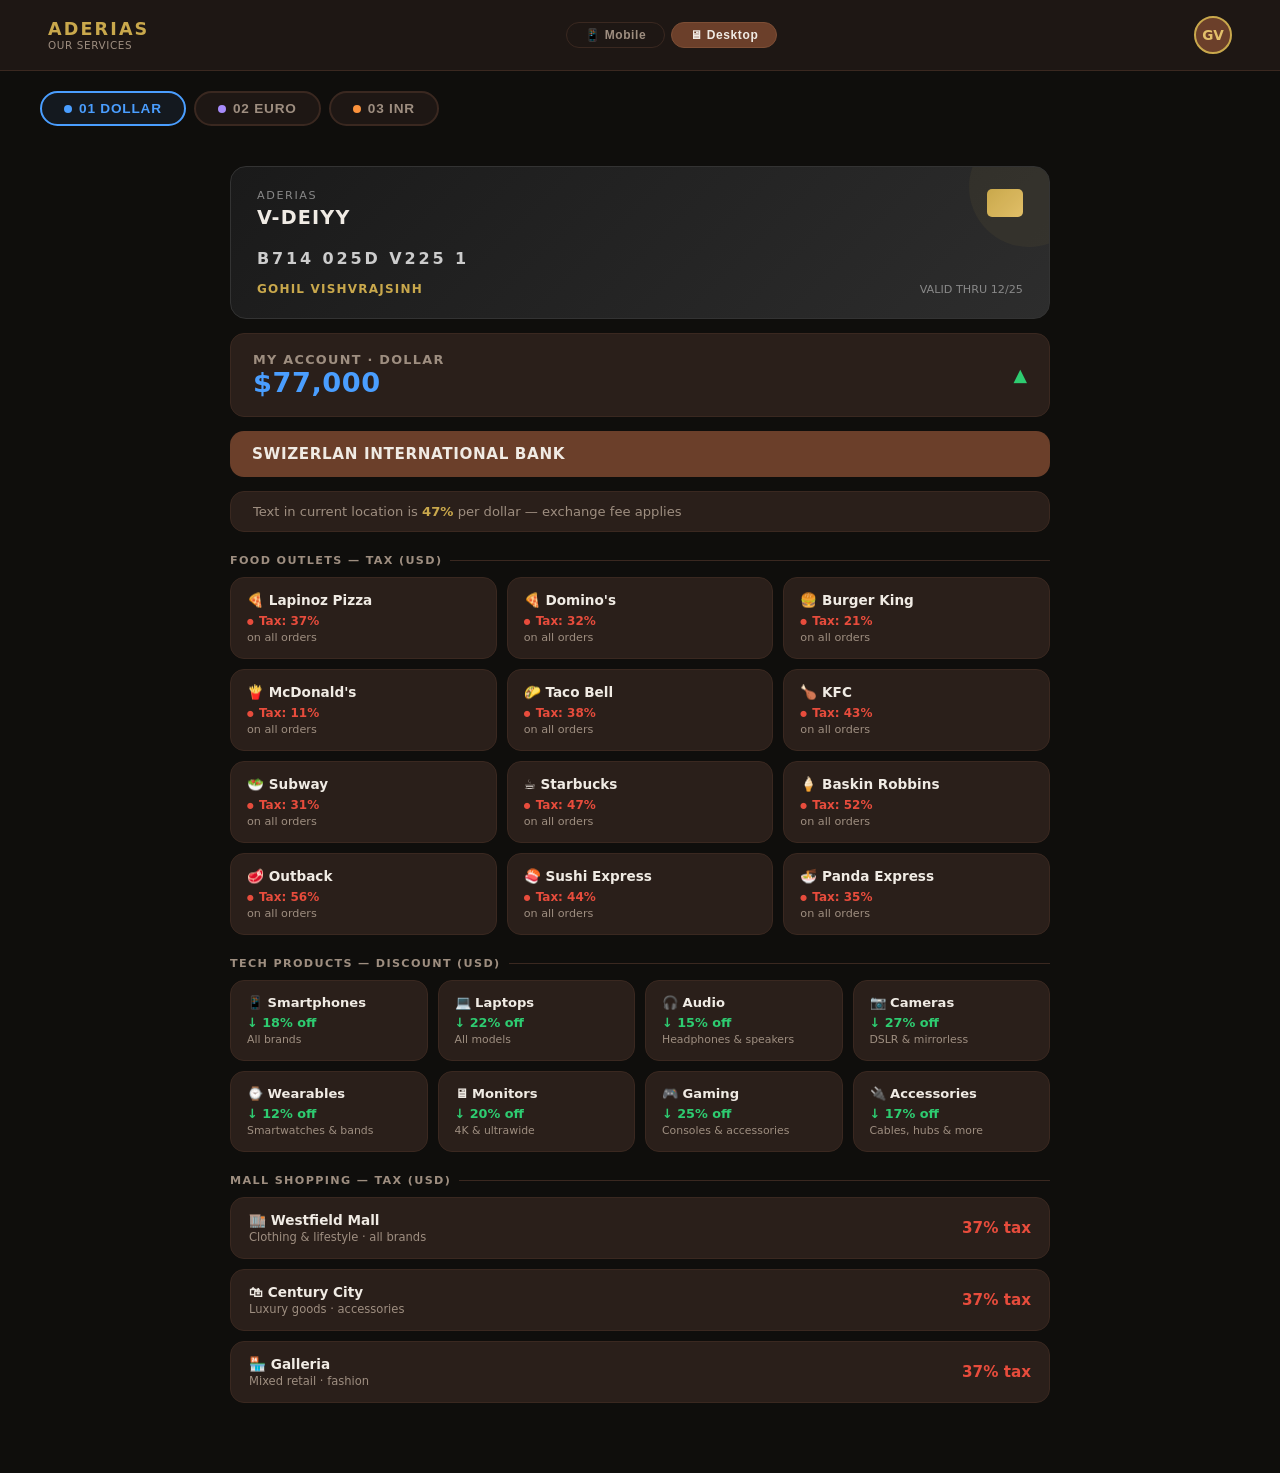
<file: index.html>
<!DOCTYPE html>
<html lang="en">
<head>
<meta charset="UTF-8">
<meta name="viewport" content="width=device-width, initial-scale=1.0">
<title>ADERIAS — V-DEIYY Wallet</title>
<style>
  :root {
    --bg: #0f0e0c;
    --surface: #1e1714;
    --card: #2a1f1a;
    --brown: #6b3f2a;
    --brown-light: #7d4e35;
    --gold: #c9a84c;
    --gold-light: #e2c06a;
    --green: #2ecc71;
    --red: #e74c3c;
    --text: #f0ebe4;
    --text-muted: #9e8e80;
    --border: #3a2820;
    --dollar: #4a9eff;
    --euro: #a78bfa;
    --inr: #fb923c;
    --radius: 14px;
    --font-main: 'Segoe UI', system-ui, sans-serif;
  }

  * { box-sizing: border-box; margin: 0; padding: 0; }

  body {
    background: var(--bg);
    color: var(--text);
    font-family: var(--font-main);
    min-height: 100vh;
    overflow-x: hidden;
  }

  /* ── TOP NAV ── */
  .topbar {
    display: flex;
    align-items: center;
    justify-content: space-between;
    padding: 14px 24px;
    background: var(--surface);
    border-bottom: 1px solid var(--border);
    position: sticky;
    top: 0;
    z-index: 100;
  }
  .topbar-brand { font-size: 1.1rem; font-weight: 700; letter-spacing: 0.12em; color: var(--gold); }
  .topbar-sub { font-size: 0.65rem; color: var(--text-muted); letter-spacing: 0.06em; }
  .avatar {
    width: 38px; height: 38px; border-radius: 50%;
    background: var(--brown); display: flex; align-items: center; justify-content: center;
    font-weight: 700; font-size: 0.85rem; color: var(--gold-light);
    border: 2px solid var(--gold); flex-shrink: 0;
  }

  /* ── MODE TOGGLE ── */
  .mode-bar {
    display: flex; justify-content: center; gap: 10px;
    padding: 10px 20px; background: var(--surface); border-bottom: 1px solid var(--border);
  }
  .mode-btn {
    padding: 5px 18px; border-radius: 20px; border: 1px solid var(--border);
    background: transparent; color: var(--text-muted); font-size: 0.75rem;
    font-weight: 600; letter-spacing: 0.05em; cursor: pointer; transition: all 0.2s;
  }
  .mode-btn.active { background: var(--brown); color: var(--text); border-color: var(--brown-light); }

  /* ── CURRENCY TABS ── */
  .currency-tabs {
    display: flex; gap: 8px; padding: 16px 20px 0;
    overflow-x: auto; scrollbar-width: none;
  }
  .currency-tabs::-webkit-scrollbar { display: none; }
  .ctab {
    flex-shrink: 0; padding: 8px 22px; border-radius: 30px;
    border: 2px solid var(--border); background: var(--surface);
    color: var(--text-muted); font-weight: 700; font-size: 0.85rem;
    letter-spacing: 0.06em; cursor: pointer; transition: all 0.25s;
    display: flex; align-items: center; gap: 7px;
  }
  .ctab .dot { width: 8px; height: 8px; border-radius: 50%; }
  .ctab[data-cur="dollar"] .dot { background: var(--dollar); }
  .ctab[data-cur="euro"] .dot { background: var(--euro); }
  .ctab[data-cur="inr"] .dot { background: var(--inr); }
  .ctab.active[data-cur="dollar"] { border-color: var(--dollar); color: var(--dollar); background: rgba(74,158,255,0.08); }
  .ctab.active[data-cur="euro"] { border-color: var(--euro); color: var(--euro); background: rgba(167,139,250,0.08); }
  .ctab.active[data-cur="inr"] { border-color: var(--inr); color: var(--inr); background: rgba(251,146,60,0.08); }

  /* ── MAIN LAYOUT ── */
  .main { padding: 16px 20px 100px; max-width: 900px; margin: 0 auto; }
  body.desktop .main { padding: 24px 40px 60px; }
  body.desktop .topbar { padding: 16px 48px; }
  body.desktop .currency-tabs { padding: 20px 40px 0; }

  /* ── VIEW PANELS (wallet vs history) ── */
  .view-panel { display: none; }
  .view-panel.active { display: block; }

  /* ── CURRENCY PANEL ── */
  .panel { display: none; }
  .panel.active { display: block; }

  /* ── ACCOUNT CARD ── */
  .account-card {
    background: var(--card); border: 1px solid var(--border);
    border-radius: var(--radius); padding: 18px 22px; margin-bottom: 14px;
    display: flex; align-items: center; justify-content: space-between;
    gap: 12px; flex-wrap: wrap;
  }
  .account-label { font-weight: 700; font-size: 0.8rem; letter-spacing: 0.1em; color: var(--text-muted); }
  .account-balance { font-size: 1.7rem; font-weight: 800; letter-spacing: 0.02em; }
  .account-balance.dollar { color: var(--dollar); }
  .account-balance.euro { color: var(--euro); }
  .account-balance.inr { color: var(--inr); }
  .trend-up { color: var(--green); font-size: 1.1rem; }

  /* ── BANK CARD ── */
  .bank-card {
    background: var(--brown); border-radius: var(--radius);
    padding: 14px 22px; font-weight: 700; font-size: 0.95rem;
    letter-spacing: 0.04em; margin-bottom: 14px;
  }

  /* ── INFO CARD ── */
  .info-card {
    background: var(--card); border: 1px solid var(--border);
    border-radius: var(--radius); padding: 12px 22px;
    font-size: 0.82rem; color: var(--text-muted); margin-bottom: 20px;
  }
  .info-card span { color: var(--gold); font-weight: 600; }

  /* ── SECTION HEADER ── */
  .sec-header {
    font-size: 0.7rem; font-weight: 700; letter-spacing: 0.12em;
    color: var(--text-muted); text-transform: uppercase; margin: 22px 0 10px;
    display: flex; align-items: center; gap: 8px;
  }
  .sec-header::after { content: ''; flex: 1; height: 1px; background: var(--border); }

  /* ── OUTLETS GRID ── */
  .outlets-grid { display: grid; grid-template-columns: 1fr 1fr; gap: 10px; }
  body.desktop .outlets-grid { grid-template-columns: repeat(3, 1fr); }
  .outlet-card {
    background: var(--card); border: 1px solid var(--border);
    border-radius: var(--radius); padding: 14px 16px; transition: border-color 0.2s; cursor: default;
  }
  .outlet-card:hover { border-color: var(--brown-light); }
  .outlet-name { font-weight: 700; font-size: 0.85rem; margin-bottom: 6px; }
  .outlet-tax { font-size: 0.75rem; color: var(--red); font-weight: 600; display: flex; align-items: center; gap: 5px; }
  .outlet-tax::before { content: '●'; font-size: 0.5rem; }
  .outlet-note { font-size: 0.7rem; color: var(--text-muted); margin-top: 3px; }

  /* ── TECH GRID ── */
  .tech-grid { display: grid; grid-template-columns: 1fr 1fr; gap: 10px; }
  body.desktop .tech-grid { grid-template-columns: repeat(4, 1fr); }
  .tech-card {
    background: var(--card); border: 1px solid var(--border);
    border-radius: var(--radius); padding: 14px 16px;
  }
  .tech-name { font-size: 0.82rem; font-weight: 700; margin-bottom: 5px; }
  .tech-discount { font-size: 0.8rem; color: var(--green); font-weight: 700; }
  .tech-note { font-size: 0.68rem; color: var(--text-muted); margin-top: 3px; }

  /* ── MALL CARD ── */
  .mall-card {
    background: var(--card); border: 1px solid var(--border);
    border-radius: var(--radius); padding: 14px 18px; margin-bottom: 10px;
    display: flex; align-items: center; justify-content: space-between;
    gap: 10px; flex-wrap: wrap;
  }
  .mall-name { font-size: 0.85rem; font-weight: 700; }
  .mall-meta { font-size: 0.72rem; color: var(--text-muted); margin-top: 2px; }
  .mall-tax { font-size: 0.95rem; font-weight: 800; color: var(--red); }

  /* ── CARD VISUAL ── */
  .card-visual {
    background: linear-gradient(135deg, #1a1a1a 0%, #2d2d2d 100%);
    border-radius: 16px; padding: 22px 26px; margin-bottom: 14px;
    border: 1px solid #333; position: relative; overflow: hidden;
  }
  .card-visual::before {
    content: ''; position: absolute; top: -40px; right: -40px;
    width: 120px; height: 120px; border-radius: 50%;
    background: rgba(201,168,76,0.06);
  }
  .card-visual-top { display: flex; justify-content: space-between; align-items: flex-start; margin-bottom: 20px; }
  .card-brand { font-size: 0.7rem; letter-spacing: 0.14em; color: #888; }
  .card-chip { width: 36px; height: 28px; background: linear-gradient(135deg, #c9a84c, #e2c06a); border-radius: 5px; }
  .card-number { font-size: 1rem; letter-spacing: 0.18em; color: #ccc; font-weight: 600; margin-bottom: 14px; font-variant-numeric: tabular-nums; }
  .card-footer { display: flex; justify-content: space-between; align-items: flex-end; }
  .card-holder { font-size: 0.75rem; letter-spacing: 0.1em; color: var(--gold); font-weight: 600; }
  .card-expiry { font-size: 0.7rem; color: #888; }
  .card-name-tag { font-size: 1.2rem; font-weight: 800; letter-spacing: 0.06em; color: var(--text); }

  /* ══════════════════════════════════════
     ── TRANSACTION HISTORY ──
  ══════════════════════════════════════ */
  .history-view {
    padding-top: 4px;
  }

  /* Summary strip */
  .hist-summary {
    display: grid;
    grid-template-columns: 1fr 1fr 1fr;
    gap: 10px;
    margin-bottom: 20px;
  }
  .hist-sum-card {
    background: var(--card);
    border: 1px solid var(--border);
    border-radius: var(--radius);
    padding: 14px 16px;
    text-align: center;
  }
  .hist-sum-label { font-size: 0.62rem; letter-spacing: 0.1em; color: var(--text-muted); text-transform: uppercase; margin-bottom: 6px; }
  .hist-sum-val { font-size: 1.1rem; font-weight: 800; }
  .hist-sum-val.credit { color: var(--green); }
  .hist-sum-val.debit  { color: var(--red); }
  .hist-sum-val.neutral { color: var(--gold); }

  /* Filter tabs */
  .hist-filters {
    display: flex; gap: 8px; margin-bottom: 16px; overflow-x: auto; scrollbar-width: none;
  }
  .hist-filters::-webkit-scrollbar { display: none; }
  .hf-btn {
    flex-shrink: 0; padding: 5px 14px; border-radius: 20px;
    border: 1px solid var(--border); background: transparent;
    color: var(--text-muted); font-size: 0.72rem; font-weight: 600;
    letter-spacing: 0.05em; cursor: pointer; transition: all 0.2s;
  }
  .hf-btn.active { background: var(--brown); color: var(--text); border-color: var(--brown-light); }

  /* Transaction item */
  .txn-group-label {
    font-size: 0.62rem; font-weight: 700; letter-spacing: 0.12em;
    color: var(--text-muted); text-transform: uppercase; margin: 18px 0 8px;
    display: flex; align-items: center; gap: 8px;
  }
  .txn-group-label::after { content: ''; flex: 1; height: 1px; background: var(--border); }

  .txn-item {
    background: var(--card);
    border: 1px solid var(--border);
    border-radius: var(--radius);
    padding: 14px 18px;
    margin-bottom: 8px;
    display: flex;
    align-items: center;
    gap: 14px;
    transition: border-color 0.2s;
    cursor: default;
  }
  .txn-item:hover { border-color: var(--brown-light); }

  .txn-icon {
    width: 42px; height: 42px; border-radius: 12px;
    display: flex; align-items: center; justify-content: center;
    font-size: 1.3rem; flex-shrink: 0;
  }
  .txn-icon.credit { background: rgba(46,204,113,0.12); }
  .txn-icon.debit  { background: rgba(231,76,60,0.12); }

  .txn-body { flex: 1; min-width: 0; }
  .txn-name { font-size: 0.88rem; font-weight: 700; white-space: nowrap; overflow: hidden; text-overflow: ellipsis; }
  .txn-meta { font-size: 0.7rem; color: var(--text-muted); margin-top: 2px; }

  .txn-right { text-align: right; flex-shrink: 0; }
  .txn-amount { font-size: 1rem; font-weight: 800; display: flex; align-items: center; gap: 4px; justify-content: flex-end; }
  .txn-amount.credit { color: var(--green); }
  .txn-amount.debit  { color: var(--red); }
  .txn-arrow { font-size: 0.9rem; }
  .txn-status { font-size: 0.65rem; color: var(--text-muted); margin-top: 2px; }

  /* ── FOOTER NAV ── */
  .bottom-nav {
    position: fixed; bottom: 0; left: 0; right: 0;
    background: var(--surface); border-top: 1px solid var(--border);
    display: flex; justify-content: space-around;
    padding: 10px 0 max(10px, env(safe-area-inset-bottom));
    z-index: 100;
  }
  body.desktop .bottom-nav { display: none; }
  .bnav-item {
    display: flex; flex-direction: column; align-items: center; gap: 3px;
    font-size: 0.6rem; color: var(--text-muted); font-weight: 600;
    letter-spacing: 0.06em; cursor: pointer; transition: color 0.2s;
  }
  .bnav-item svg { width: 22px; height: 22px; }
  .bnav-item.active { color: var(--gold); }

  /* ── SCROLLBAR ── */
  ::-webkit-scrollbar { width: 4px; }
  ::-webkit-scrollbar-track { background: transparent; }
  ::-webkit-scrollbar-thumb { background: var(--border); border-radius: 2px; }

  @media (max-width: 500px) {
    .account-balance { font-size: 1.4rem; }
    .card-number { font-size: 0.82rem; }
    .hist-summary { grid-template-columns: 1fr 1fr; }
    .hist-summary .hist-sum-card:last-child { grid-column: 1 / -1; }
  }
</style>
</head>
<body>

<!-- TOP BAR -->
<div class="topbar">
  <div>
    <div class="topbar-brand">ADERIAS</div>
    <div class="topbar-sub">OUR SERVICES</div>
  </div>
  <div class="mode-bar" style="border:none;padding:0;background:none;gap:6px;">
    <button class="mode-btn" onclick="setMode('mobile')">📱 Mobile</button>
    <button class="mode-btn active" onclick="setMode('desktop')">🖥 Desktop</button>
  </div>
  <div class="avatar">GV</div>
</div>

<!-- CURRENCY TABS -->
<div class="currency-tabs">
  <button class="ctab active" data-cur="dollar" onclick="switchCurrency('dollar')">
    <span class="dot"></span>01 DOLLAR
  </button>
  <button class="ctab" data-cur="euro" onclick="switchCurrency('euro')">
    <span class="dot"></span>02 EURO
  </button>
  <button class="ctab" data-cur="inr" onclick="switchCurrency('inr')">
    <span class="dot"></span>03 INR
  </button>
</div>

<!-- ══════════ MAIN ══════════ -->
<div class="main">

  <!-- ── VIEW: WALLET ── -->
  <div class="view-panel active" id="view-wallet">

    <!-- ── DOLLAR PANEL ── -->
    <div class="panel active" id="panel-dollar">

      <div class="card-visual" style="margin-top:16px;">
        <div class="card-visual-top">
          <div>
            <div class="card-brand">ADERIAS</div>
            <div class="card-name-tag" style="margin-top:4px;">V-DEIYY</div>
          </div>
          <div class="card-chip"></div>
        </div>
        <div class="card-number">B714 025D V225 1</div>
        <div class="card-footer">
          <div class="card-holder">GOHIL VISHVRAJSINH</div>
          <div class="card-expiry">VALID THRU 12/25</div>
        </div>
      </div>

      <div class="account-card">
        <div>
          <div class="account-label">MY ACCOUNT · DOLLAR</div>
          <div class="account-balance dollar">$77,000</div>
        </div>
        <div class="trend-up">▲</div>
      </div>

      <div class="bank-card">SWIZERLAN INTERNATIONAL BANK</div>

      <div class="info-card">
        Text in current location is <span>47%</span> per dollar — exchange fee applies
      </div>

      <div class="sec-header">Food Outlets — Tax (USD)</div>
      <div class="outlets-grid">
        <div class="outlet-card"><div class="outlet-name">🍕 Lapinoz Pizza</div><div class="outlet-tax">Tax: 37%</div><div class="outlet-note">on all orders</div></div>
        <div class="outlet-card"><div class="outlet-name">🍕 Domino's</div><div class="outlet-tax">Tax: 32%</div><div class="outlet-note">on all orders</div></div>
        <div class="outlet-card"><div class="outlet-name">🍔 Burger King</div><div class="outlet-tax">Tax: 21%</div><div class="outlet-note">on all orders</div></div>
        <div class="outlet-card"><div class="outlet-name">🍟 McDonald's</div><div class="outlet-tax">Tax: 11%</div><div class="outlet-note">on all orders</div></div>
        <div class="outlet-card"><div class="outlet-name">🌮 Taco Bell</div><div class="outlet-tax">Tax: 38%</div><div class="outlet-note">on all orders</div></div>
        <div class="outlet-card"><div class="outlet-name">🍗 KFC</div><div class="outlet-tax">Tax: 43%</div><div class="outlet-note">on all orders</div></div>
        <div class="outlet-card"><div class="outlet-name">🥗 Subway</div><div class="outlet-tax">Tax: 31%</div><div class="outlet-note">on all orders</div></div>
        <div class="outlet-card"><div class="outlet-name">☕ Starbucks</div><div class="outlet-tax">Tax: 47%</div><div class="outlet-note">on all orders</div></div>
        <div class="outlet-card"><div class="outlet-name">🍦 Baskin Robbins</div><div class="outlet-tax">Tax: 52%</div><div class="outlet-note">on all orders</div></div>
        <div class="outlet-card"><div class="outlet-name">🥩 Outback</div><div class="outlet-tax">Tax: 56%</div><div class="outlet-note">on all orders</div></div>
        <div class="outlet-card"><div class="outlet-name">🍣 Sushi Express</div><div class="outlet-tax">Tax: 44%</div><div class="outlet-note">on all orders</div></div>
        <div class="outlet-card"><div class="outlet-name">🍜 Panda Express</div><div class="outlet-tax">Tax: 35%</div><div class="outlet-note">on all orders</div></div>
      </div>

      <div class="sec-header">Tech Products — Discount (USD)</div>
      <div class="tech-grid">
        <div class="tech-card"><div class="tech-name">📱 Smartphones</div><div class="tech-discount">↓ 18% off</div><div class="tech-note">All brands</div></div>
        <div class="tech-card"><div class="tech-name">💻 Laptops</div><div class="tech-discount">↓ 22% off</div><div class="tech-note">All models</div></div>
        <div class="tech-card"><div class="tech-name">🎧 Audio</div><div class="tech-discount">↓ 15% off</div><div class="tech-note">Headphones & speakers</div></div>
        <div class="tech-card"><div class="tech-name">📷 Cameras</div><div class="tech-discount">↓ 27% off</div><div class="tech-note">DSLR & mirrorless</div></div>
        <div class="tech-card"><div class="tech-name">⌚ Wearables</div><div class="tech-discount">↓ 12% off</div><div class="tech-note">Smartwatches & bands</div></div>
        <div class="tech-card"><div class="tech-name">🖥 Monitors</div><div class="tech-discount">↓ 20% off</div><div class="tech-note">4K & ultrawide</div></div>
        <div class="tech-card"><div class="tech-name">🎮 Gaming</div><div class="tech-discount">↓ 25% off</div><div class="tech-note">Consoles & accessories</div></div>
        <div class="tech-card"><div class="tech-name">🔌 Accessories</div><div class="tech-discount">↓ 17% off</div><div class="tech-note">Cables, hubs & more</div></div>
      </div>

      <div class="sec-header">Mall Shopping — Tax (USD)</div>
      <div class="mall-card"><div><div class="mall-name">🏬 Westfield Mall</div><div class="mall-meta">Clothing & lifestyle · all brands</div></div><div class="mall-tax">37% tax</div></div>
      <div class="mall-card"><div><div class="mall-name">🛍 Century City</div><div class="mall-meta">Luxury goods · accessories</div></div><div class="mall-tax">37% tax</div></div>
      <div class="mall-card"><div><div class="mall-name">🏪 Galleria</div><div class="mall-meta">Mixed retail · fashion</div></div><div class="mall-tax">37% tax</div></div>

    </div><!-- /dollar panel -->

    <!-- ── EURO PANEL ── -->
    <div class="panel" id="panel-euro">

      <div class="card-visual" style="margin-top:16px;background:linear-gradient(135deg,#1a1622 0%,#2a2040 100%);">
        <div class="card-visual-top">
          <div>
            <div class="card-brand">ADERIAS</div>
            <div class="card-name-tag" style="margin-top:4px;color:var(--euro);">V-DEIYY</div>
          </div>
          <div class="card-chip"></div>
        </div>
        <div class="card-number">H359 HJH6 985I 6</div>
        <div class="card-footer">
          <div class="card-holder" style="color:var(--euro);">GOHIL VISHVRAJSINH</div>
          <div class="card-expiry">VALID THRU 12/25</div>
        </div>
      </div>

      <div class="account-card">
        <div>
          <div class="account-label">MY ACCOUNT · EURO</div>
          <div class="account-balance euro">€56,330</div>
        </div>
        <div class="trend-up">▲</div>
      </div>

      <div class="bank-card" style="background:#3b2d5e;">GERMAN INTERNATIONAL BANK</div>

      <div class="info-card">
        Text in current location is <span style="color:var(--euro);">34%</span> per euro — exchange fee applies
      </div>

      <div class="sec-header">Food Outlets — Tax (EUR)</div>
      <div class="outlets-grid">
        <div class="outlet-card"><div class="outlet-name">🍕 Lapinoz Pizza</div><div class="outlet-tax">Tax: 37%</div><div class="outlet-note">on all orders</div></div>
        <div class="outlet-card"><div class="outlet-name">🍕 Domino's</div><div class="outlet-tax">Tax: 32%</div><div class="outlet-note">on all orders</div></div>
        <div class="outlet-card"><div class="outlet-name">🍔 Burger King</div><div class="outlet-tax">Tax: 21%</div><div class="outlet-note">on all orders</div></div>
        <div class="outlet-card"><div class="outlet-name">🍟 McDonald's</div><div class="outlet-tax">Tax: 11%</div><div class="outlet-note">on all orders</div></div>
        <div class="outlet-card"><div class="outlet-name">🥨 Brezel Bakery</div><div class="outlet-tax">Tax: 39%</div><div class="outlet-note">on all orders</div></div>
        <div class="outlet-card"><div class="outlet-name">🍺 Hofbräuhaus</div><div class="outlet-tax">Tax: 45%</div><div class="outlet-note">on all orders</div></div>
        <div class="outlet-card"><div class="outlet-name">🥗 Le Pain Q.</div><div class="outlet-tax">Tax: 33%</div><div class="outlet-note">on all orders</div></div>
        <div class="outlet-card"><div class="outlet-name">☕ Costa Coffee</div><div class="outlet-tax">Tax: 48%</div><div class="outlet-note">on all orders</div></div>
        <div class="outlet-card"><div class="outlet-name">🍦 Gelato Luigi</div><div class="outlet-tax">Tax: 51%</div><div class="outlet-note">on all orders</div></div>
        <div class="outlet-card"><div class="outlet-name">🥩 Vapiano</div><div class="outlet-tax">Tax: 42%</div><div class="outlet-note">on all orders</div></div>
        <div class="outlet-card"><div class="outlet-name">🍝 Bella Italia</div><div class="outlet-tax">Tax: 36%</div><div class="outlet-note">on all orders</div></div>
        <div class="outlet-card"><div class="outlet-name">🥐 Café Nero</div><div class="outlet-tax">Tax: 55%</div><div class="outlet-note">on all orders</div></div>
      </div>

      <div class="sec-header">Tech Products — Discount (EUR)</div>
      <div class="tech-grid">
        <div class="tech-card"><div class="tech-name">📱 Smartphones</div><div class="tech-discount">↓ 14% off</div><div class="tech-note">All brands</div></div>
        <div class="tech-card"><div class="tech-name">💻 Laptops</div><div class="tech-discount">↓ 24% off</div><div class="tech-note">All models</div></div>
        <div class="tech-card"><div class="tech-name">🎧 Audio</div><div class="tech-discount">↓ 19% off</div><div class="tech-note">Hi-fi & portable</div></div>
        <div class="tech-card"><div class="tech-name">📷 Cameras</div><div class="tech-discount">↓ 21% off</div><div class="tech-note">All formats</div></div>
        <div class="tech-card"><div class="tech-name">⌚ Wearables</div><div class="tech-discount">↓ 16% off</div><div class="tech-note">Smartwatches & bands</div></div>
        <div class="tech-card"><div class="tech-name">🖥 Monitors</div><div class="tech-discount">↓ 27% off</div><div class="tech-note">All sizes</div></div>
        <div class="tech-card"><div class="tech-name">🎮 Gaming</div><div class="tech-discount">↓ 12% off</div><div class="tech-note">Consoles & accessories</div></div>
        <div class="tech-card"><div class="tech-name">🔌 Accessories</div><div class="tech-discount">↓ 23% off</div><div class="tech-note">EU certified</div></div>
      </div>

      <div class="sec-header">Mall Shopping — Tax (EUR)</div>
      <div class="mall-card"><div><div class="mall-name">🏬 Galeries Lafayette</div><div class="mall-meta">Luxury & fashion · Paris</div></div><div class="mall-tax">37% tax</div></div>
      <div class="mall-card"><div><div class="mall-name">🛍 Kaufhof</div><div class="mall-meta">Mixed retail · Germany</div></div><div class="mall-tax">37% tax</div></div>
      <div class="mall-card"><div><div class="mall-name">🏪 El Corte Inglés</div><div class="mall-meta">Department store · Spain</div></div><div class="mall-tax">37% tax</div></div>

    </div><!-- /euro panel -->

    <!-- ── INR PANEL ── -->
    <div class="panel" id="panel-inr">

      <div class="card-visual" style="margin-top:16px;background:linear-gradient(135deg,#1a1208 0%,#2d1e08 100%);">
        <div class="card-visual-top">
          <div>
            <div class="card-brand">ADERIAS</div>
            <div class="card-name-tag" style="margin-top:4px;color:var(--inr);">V-DEIYY</div>
          </div>
          <div class="card-chip"></div>
        </div>
        <div class="card-number">7565 2XJJ 6559 852</div>
        <div class="card-footer">
          <div class="card-holder" style="color:var(--inr);">GOHIL VISHVRAJSINH</div>
          <div class="card-expiry">VALID THRU 12/25</div>
        </div>
      </div>

      <div class="account-card">
        <div>
          <div class="account-label">MY ACCOUNT · INR</div>
          <div class="account-balance inr">₹3,500</div>
        </div>
        <div class="trend-up">▲</div>
      </div>

      <div class="bank-card" style="background:#4a2800;">AXIS NATIONAL BANK</div>

      <div class="info-card">
        Text in current location is <span style="color:var(--inr);">26%</span> per INR — exchange fee applies
      </div>

      <div class="sec-header">Food Outlets — Tax (INR)</div>
      <div class="outlets-grid">
        <div class="outlet-card"><div class="outlet-name">🍕 Lapinoz Pizza</div><div class="outlet-tax">Tax: 37%</div><div class="outlet-note">on all orders</div></div>
        <div class="outlet-card"><div class="outlet-name">🍕 Domino's</div><div class="outlet-tax">Tax: 32%</div><div class="outlet-note">on all orders</div></div>
        <div class="outlet-card"><div class="outlet-name">🍔 Burger King</div><div class="outlet-tax">Tax: 21%</div><div class="outlet-note">on all orders</div></div>
        <div class="outlet-card"><div class="outlet-name">🍟 McDonald's</div><div class="outlet-tax">Tax: 11%</div><div class="outlet-note">on all orders</div></div>
        <div class="outlet-card"><div class="outlet-name">🍛 Haldiram's</div><div class="outlet-tax">Tax: 35%</div><div class="outlet-note">on all orders</div></div>
        <div class="outlet-card"><div class="outlet-name">🍱 Bikanervala</div><div class="outlet-tax">Tax: 40%</div><div class="outlet-note">on all orders</div></div>
        <div class="outlet-card"><div class="outlet-name">🥗 Subway</div><div class="outlet-tax">Tax: 31%</div><div class="outlet-note">on all orders</div></div>
        <div class="outlet-card"><div class="outlet-name">☕ Café Coffee Day</div><div class="outlet-tax">Tax: 46%</div><div class="outlet-note">on all orders</div></div>
        <div class="outlet-card"><div class="outlet-name">🍦 Naturals</div><div class="outlet-tax">Tax: 53%</div><div class="outlet-note">on all orders</div></div>
        <div class="outlet-card"><div class="outlet-name">🥩 Barbeque Nation</div><div class="outlet-tax">Tax: 49%</div><div class="outlet-note">on all orders</div></div>
        <div class="outlet-card"><div class="outlet-name">🍜 Wow! Momo</div><div class="outlet-tax">Tax: 38%</div><div class="outlet-note">on all orders</div></div>
        <div class="outlet-card"><div class="outlet-name">🧆 Paradise</div><div class="outlet-tax">Tax: 56%</div><div class="outlet-note">on all orders</div></div>
      </div>

      <div class="sec-header">Tech Products — Discount (INR)</div>
      <div class="tech-grid">
        <div class="tech-card"><div class="tech-name">📱 Smartphones</div><div class="tech-discount">↓ 20% off</div><div class="tech-note">All brands</div></div>
        <div class="tech-card"><div class="tech-name">💻 Laptops</div><div class="tech-discount">↓ 26% off</div><div class="tech-note">All models</div></div>
        <div class="tech-card"><div class="tech-name">🎧 Audio</div><div class="tech-discount">↓ 13% off</div><div class="tech-note">Earbuds & headphones</div></div>
        <div class="tech-card"><div class="tech-name">📷 Cameras</div><div class="tech-discount">↓ 23% off</div><div class="tech-note">All formats</div></div>
        <div class="tech-card"><div class="tech-name">⌚ Wearables</div><div class="tech-discount">↓ 18% off</div><div class="tech-note">Smartwatches & bands</div></div>
        <div class="tech-card"><div class="tech-name">🖥 Monitors</div><div class="tech-discount">↓ 15% off</div><div class="tech-note">HD & 4K</div></div>
        <div class="tech-card"><div class="tech-name">🎮 Gaming</div><div class="tech-discount">↓ 27% off</div><div class="tech-note">Consoles & accessories</div></div>
        <div class="tech-card"><div class="tech-name">🔌 Accessories</div><div class="tech-discount">↓ 12% off</div><div class="tech-note">ISI certified</div></div>
      </div>

      <div class="sec-header">Mall Shopping — Tax (INR)</div>
      <div class="mall-card"><div><div class="mall-name">🏬 Phoenix Palassio</div><div class="mall-meta">Clothing & lifestyle · Lucknow</div></div><div class="mall-tax">37% tax</div></div>
      <div class="mall-card"><div><div class="mall-name">🛍 Lulu Mall</div><div class="mall-meta">Luxury & fashion · Kochi</div></div><div class="mall-tax">37% tax</div></div>
      <div class="mall-card"><div><div class="mall-name">🏪 Select Citywalk</div><div class="mall-meta">Mixed retail · Delhi</div></div><div class="mall-tax">37% tax</div></div>

    </div><!-- /inr panel -->

  </div><!-- /view-wallet -->


  <!-- ── VIEW: HISTORY ── -->
  <div class="view-panel" id="view-history">
    <div class="history-view">

      <!-- Summary strip -->
      <div class="hist-summary" style="margin-top:16px;">
        <div class="hist-sum-card">
          <div class="hist-sum-label">Total In</div>
          <div class="hist-sum-val credit" id="hist-credit">—</div>
        </div>
        <div class="hist-sum-card">
          <div class="hist-sum-label">Total Out</div>
          <div class="hist-sum-val debit" id="hist-debit">—</div>
        </div>
        <div class="hist-sum-card">
          <div class="hist-sum-label">Transactions</div>
          <div class="hist-sum-val neutral" id="hist-count">—</div>
        </div>
      </div>

      <!-- Filter buttons -->
      <div class="hist-filters">
        <button class="hf-btn active" onclick="filterTxn('all', this)">All</button>
        <button class="hf-btn" onclick="filterTxn('credit', this)">↑ Received</button>
        <button class="hf-btn" onclick="filterTxn('debit', this)">↓ Sent</button>
        <button class="hf-btn" onclick="filterTxn('dollar', this)">$ Dollar</button>
        <button class="hf-btn" onclick="filterTxn('euro', this)">€ Euro</button>
        <button class="hf-btn" onclick="filterTxn('inr', this)">₹ INR</button>
      </div>

      <!-- Transaction list (injected by JS) -->
      <div id="txn-list"></div>

    </div>
  </div><!-- /view-history -->

</div><!-- /main -->

<!-- BOTTOM NAV (mobile) -->
<div class="bottom-nav">
  <div class="bnav-item active" id="bnav-wallet" onclick="switchView('wallet')">
    <svg viewBox="0 0 24 24" fill="none" stroke="currentColor" stroke-width="2">
      <rect x="2" y="5" width="20" height="14" rx="2"/>
      <line x1="2" y1="10" x2="22" y2="10"/>
    </svg>
    WALLET
  </div>
  <div class="bnav-item" id="bnav-history" onclick="switchView('history')">
    <svg viewBox="0 0 24 24" fill="none" stroke="currentColor" stroke-width="2">
      <circle cx="12" cy="12" r="10"/>
      <path d="M12 8v4l3 3"/>
    </svg>
    HISTORY
  </div>
  <div class="bnav-item">
    <svg viewBox="0 0 24 24" fill="none" stroke="currentColor" stroke-width="2">
      <path d="M22 2L11 13"/><path d="M22 2L15 22 11 13 2 9l20-7z"/>
    </svg>
    SEND
  </div>
  <div class="bnav-item">
    <svg viewBox="0 0 24 24" fill="none" stroke="currentColor" stroke-width="2">
      <circle cx="12" cy="8" r="4"/><path d="M20 21a8 8 0 10-16 0"/>
    </svg>
    PROFILE
  </div>
</div>

<script>
  /* ── Currency switch ── */
  function switchCurrency(cur) {
    document.querySelectorAll('.ctab').forEach(t => t.classList.remove('active'));
    document.querySelectorAll('.panel').forEach(p => p.classList.remove('active'));
    document.querySelector(`.ctab[data-cur="${cur}"]`).classList.add('active');
    document.getElementById(`panel-${cur}`).classList.add('active');
  }

  /* ── Mode ── */
  function setMode(mode) {
    document.querySelectorAll('.mode-btn').forEach(b => b.classList.remove('active'));
    event.target.classList.add('active');
    document.body.classList.toggle('desktop', mode === 'desktop');
    document.body.classList.toggle('mobile', mode !== 'desktop');
  }

  if (window.innerWidth >= 768) {
    document.body.classList.add('desktop');
    document.querySelector('.mode-btn:last-child').classList.add('active');
    document.querySelector('.mode-btn:first-child').classList.remove('active');
  } else {
    document.querySelector('.mode-btn:first-child').classList.add('active');
    document.querySelector('.mode-btn:last-child').classList.remove('active');
  }

  /* ── View switch (wallet / history) ── */
  function switchView(view) {
    document.querySelectorAll('.view-panel').forEach(v => v.classList.remove('active'));
    document.querySelectorAll('.bnav-item[id^="bnav-"]').forEach(b => b.classList.remove('active'));
    document.getElementById('view-' + view).classList.add('active');
    const nb = document.getElementById('bnav-' + view);
    if (nb) nb.classList.add('active');
    if (view === 'history') renderTxn('all');
  }

  /* ══════════════════════════════════════
     TRANSACTION DATA
  ══════════════════════════════════════ */
  const TXN = [
    /* ── YOUR SPECIFIC ONES ── */
    { id: 1,  type: 'credit', cur: 'euro', icon: 'dress', name: 'Sell Site',          note: 'Digital asset sale · marketplace',  amount: 960,   symbol: '$',  date: 'Today',     time: '11:42 AM', status: 'Completed' },
    { id: 2,  type: 'debit',  cur: 'euro',   icon: 'restroun', name: 'Pytend Subscription', note: 'Monthly plan · auto-renewed',       amount: 9000,   symbol: '€',  date: 'Today',     time: '09:18 AM', status: 'Completed' },
    { id: 3,  type: 'debit',  cur: 'euro',    icon: 'watch', name: 'iPhone Purchase',     note: 'Apple Store · electronics',         amount: 150, symbol: '₹',  date: 'Today',     time: '08:05 AM', status: 'Completed' },


    
    { id: 1,  type: 'credit', cur: 'dollar', icon: '🌐', name: 'Sell Site',          note: 'Digital asset sale · marketplace',  amount: 2200,   symbol: '$',  date: 'Today',     time: '11:42 AM', status: 'Completed' },
    { id: 2,  type: 'debit',  cur: 'euro',   icon: '🎵', name: 'Pytend Subscription', note: 'Monthly plan · auto-renewed',       amount: 1440,   symbol: '€',  date: 'Today',     time: '09:18 AM', status: 'Completed' },
    { id: 3,  type: 'debit',  cur: 'inr',    icon: '📱', name: 'iPhone Purchase',     note: 'Apple Store · electronics',         amount: 119500, symbol: '₹',  date: 'Today',     time: '08:05 AM', status: 'Completed' },

    /* ── MORE DOLLAR ── */
    { id: 4,  type: 'credit', cur: 'dollar', icon: '💼', name: 'Freelance Payment',   note: 'Client: NexaWorks LLC',             amount: 850,    symbol: '$',  date: 'Yesterday', time: '06:30 PM', status: 'Completed' },
    { id: 5,  type: 'debit',  cur: 'dollar', icon: '☕', name: 'Starbucks',           note: 'Coffee & snacks · USD',             amount: 14,     symbol: '$',  date: 'Yesterday', time: '08:55 AM', status: 'Completed' },
    { id: 6,  type: 'debit',  cur: 'dollar', icon: '🎮', name: 'Steam Purchase',      note: 'Game bundle · digital download',    amount: 49,     symbol: '$',  date: 'Yesterday', time: '03:20 PM', status: 'Completed' },
    { id: 7,  type: 'credit', cur: 'dollar', icon: '📈', name: 'Dividend Credit',     note: 'Portfolio return · Q2',             amount: 320,    symbol: '$',  date: '24 Jun',    time: '12:00 PM', status: 'Completed' },
    { id: 8,  type: 'debit',  cur: 'dollar', icon: '🍕', name: 'Domino\'s',           note: 'Food order · home delivery',        amount: 27,     symbol: '$',  date: '24 Jun',    time: '07:45 PM', status: 'Completed' },
    { id: 9,  type: 'debit',  cur: 'dollar', icon: '✈️', name: 'Flight Booking',      note: 'Round trip · BOM → JFK',            amount: 1180,   symbol: '$',  date: '23 Jun',    time: '10:10 AM', status: 'Pending'   },
    { id: 10, type: 'credit', cur: 'dollar', icon: '🏠', name: 'Rental Income',       note: 'Property lease · monthly',          amount: 1500,   symbol: '$',  date: '22 Jun',    time: '09:00 AM', status: 'Completed' },

    /* ── MORE EURO ── */
    { id: 11, type: 'credit', cur: 'euro',   icon: '🤝', name: 'Partner Payout',      note: 'EuroHub GmbH · project close',      amount: 3200,   symbol: '€',  date: 'Yesterday', time: '04:00 PM', status: 'Completed' },
    { id: 12, type: 'debit',  cur: 'euro',   icon: '🍺', name: 'Hofbräuhaus',         note: 'Dinner & drinks · Munich',          amount: 62,     symbol: '€',  date: 'Yesterday', time: '08:30 PM', status: 'Completed' },
    { id: 13, type: 'debit',  cur: 'euro',   icon: '🛍', name: 'Kaufhof Shopping',    note: 'Clothing & lifestyle',              amount: 215,    symbol: '€',  date: '24 Jun',    time: '02:15 PM', status: 'Completed' },
    { id: 14, type: 'credit', cur: 'euro',   icon: '📦', name: 'Export Invoice',      note: 'B2B goods shipment · DE',           amount: 780,    symbol: '€',  date: '23 Jun',    time: '11:00 AM', status: 'Completed' },
    { id: 15, type: 'debit',  cur: 'euro',   icon: '☕', name: 'Costa Coffee',        note: 'Daily coffee · Paris',              amount: 9,      symbol: '€',  date: '23 Jun',    time: '07:30 AM', status: 'Completed' },
    { id: 16, type: 'debit',  cur: 'euro',   icon: '🏨', name: 'Hotel Booking',       note: 'Berlin Marriott · 2 nights',        amount: 390,    symbol: '€',  date: '22 Jun',    time: '01:45 PM', status: 'Pending'   },

    /* ── MORE INR ── */
    { id: 17, type: 'credit', cur: 'inr',    icon: '💰', name: 'UPI Transfer In',     note: 'From Rajan · family',               amount: 5000,   symbol: '₹',  date: 'Yesterday', time: '01:10 PM', status: 'Completed' },
    { id: 18, type: 'debit',  cur: 'inr',    icon: '🍛', name: 'Haldiram\'s',         note: 'Food order · Swiggy',               amount: 340,    symbol: '₹',  date: 'Yesterday', time: '01:00 PM', status: 'Completed' },
    { id: 19, type: 'debit',  cur: 'inr',    icon: '⛽', name: 'Fuel — HPCL',         note: 'Petrol fill · vehicle',             amount: 2100,   symbol: '₹',  date: '24 Jun',    time: '07:00 AM', status: 'Completed' },
    { id: 20, type: 'credit', cur: 'inr',    icon: '🏧', name: 'Salary Credit',       note: 'June 2025 · ADERIAS Corp',          amount: 85000,  symbol: '₹',  date: '22 Jun',    time: '09:00 AM', status: 'Completed' },
    { id: 21, type: 'debit',  cur: 'inr',    icon: '🛒', name: 'Amazon India',        note: 'Accessories order',                 amount: 1850,   symbol: '₹',  date: '22 Jun',    time: '11:30 AM', status: 'Completed' },
    { id: 22, type: 'debit',  cur: 'inr',    icon: '🎬', name: 'Netflix India',       note: 'Monthly subscription',              amount: 649,    symbol: '₹',  date: '21 Jun',    time: '12:00 PM', status: 'Completed' },
    { id: 23, type: 'debit',  cur: 'inr',    icon: '🏪', name: 'Select Citywalk',     note: 'Retail shopping · Delhi',           amount: 4700,   symbol: '₹',  date: '20 Jun',    time: '03:00 PM', status: 'Completed' },
  ];

  let currentFilter = 'all';

  function filterTxn(filter, btn) {
    document.querySelectorAll('.hf-btn').forEach(b => b.classList.remove('active'));
    if (btn) btn.classList.add('active');
    currentFilter = filter;
    renderTxn(filter);
  }

  function renderTxn(filter) {
    const list = document.getElementById('txn-list');
    let filtered = TXN;
    if (filter === 'credit') filtered = TXN.filter(t => t.type === 'credit');
    else if (filter === 'debit') filtered = TXN.filter(t => t.type === 'debit');
    else if (['dollar','euro','inr'].includes(filter)) filtered = TXN.filter(t => t.cur === filter);

    // Update summary
    const totalIn  = filtered.filter(t => t.type === 'credit').reduce((s,t) => s + t.amount, 0);
    const totalOut = filtered.filter(t => t.type === 'debit').reduce((s,t) => s + t.amount, 0);
    document.getElementById('hist-credit').textContent = '+' + fmtAmt(filtered.filter(t=>t.type==='credit'));
    document.getElementById('hist-debit').textContent  = '-' + fmtAmt(filtered.filter(t=>t.type==='debit'));
    document.getElementById('hist-count').textContent  = filtered.length;

    // Group by date
    const groups = {};
    filtered.forEach(t => {
      if (!groups[t.date]) groups[t.date] = [];
      groups[t.date].push(t);
    });

    let html = '';
    for (const [date, items] of Object.entries(groups)) {
      html += `<div class="txn-group-label">${date}</div>`;
      items.forEach(t => {
        const arrow = t.type === 'credit' ? '↑' : '↓';
        const amtStr = t.symbol + t.amount.toLocaleString('en-IN');
        const statusColor = t.status === 'Pending' ? '#c9a84c' : '#9e8e80';
        html += `
          <div class="txn-item">
            <div class="txn-icon ${t.type}">${t.icon}</div>
            <div class="txn-body">
              <div class="txn-name">${t.name}</div>
              <div class="txn-meta">${t.note} · ${t.time}</div>
            </div>
            <div class="txn-right">
              <div class="txn-amount ${t.type}">
                <span class="txn-arrow">${arrow}</span>
                ${amtStr}
              </div>
              <div class="txn-status" style="color:${statusColor}">${t.status}</div>
            </div>
          </div>`;
      });
    }

    list.innerHTML = html || `<div style="text-align:center;color:var(--text-muted);padding:40px 0;font-size:0.85rem;">No transactions found</div>`;
  }

  /* Format a mixed-currency sum smartly */
  function fmtAmt(items) {
    if (!items.length) return '0';
    const byCur = {};
    items.forEach(t => { byCur[t.cur] = (byCur[t.cur]||0) + t.amount; });
    return Object.entries(byCur).map(([cur, sum]) => {
      const sym = cur === 'dollar' ? '$' : cur === 'euro' ? '€' : '₹';
      return sym + sum.toLocaleString('en-IN');
    }).join(' + ');
  }
</script>
</body>
</html>
</file>
